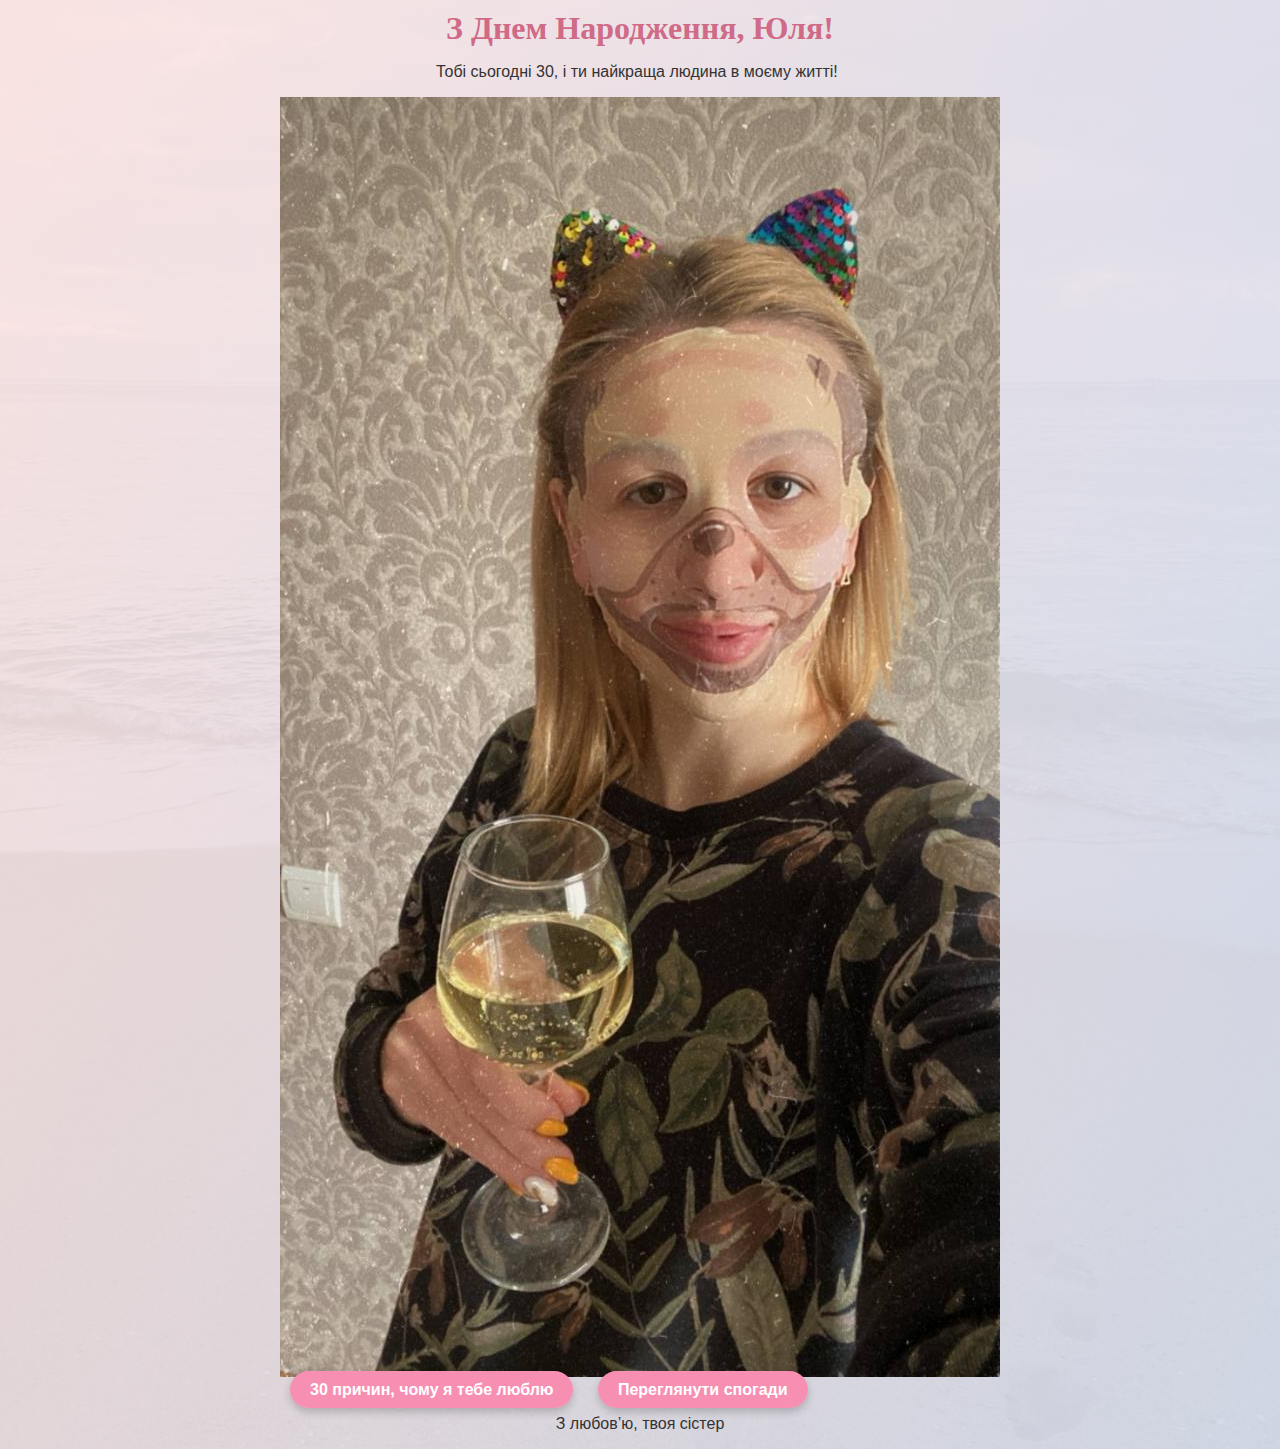
<file: index.html>
<!DOCTYPE html>
<html lang="en">
<head>
  <meta charset="UTF-8">
  <meta name="viewport" content="width=device-width, initial-scale=1.0">
  <title>Вітаю з Днем Народження❤️ </title>
  <link rel="stylesheet" href="css/style.css">
</head>
<body>
  <header>
    <h1>З Днем Народження, Юля!</h1>
    <p>Тобі сьогодні 30, і ти найкраща людина в моєму житті!</p>
  </header>

  <main>
    <section>
      <img src="photos/444444.jpg" alt="Наше спільне фото" class="background-photo">
    </section>
    <section>
      <a href="pages/reasons.html" class="button">30 причин, чому я тебе люблю</a>
      <a href="pages/gallery.html" class="button">Переглянути спогади</a>
    </section>
  </main>

  <footer>
    <p>З любов’ю, твоя сістер</p>
  </footer>
</body>
</html>
</file>
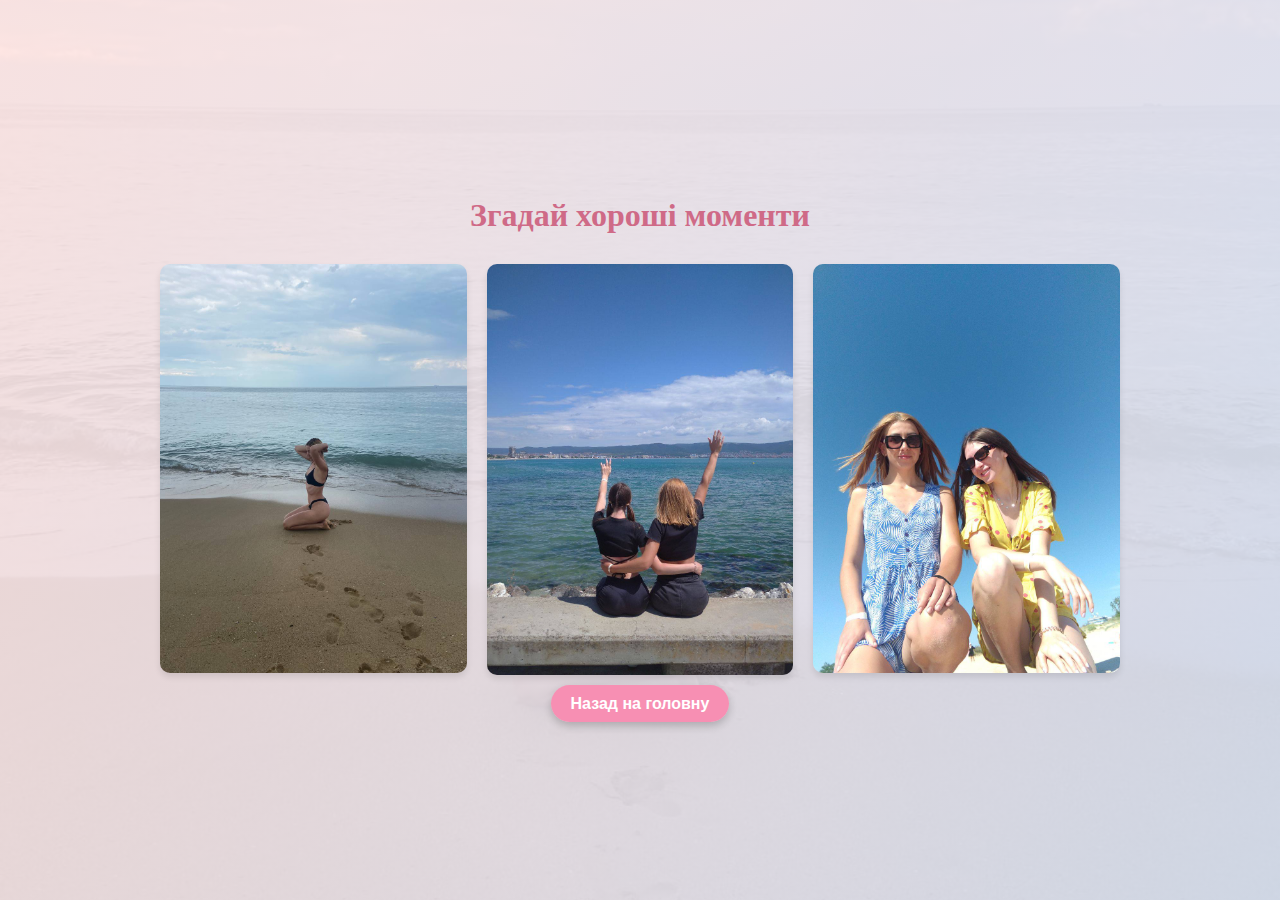
<file: pages/gallery.html>
<!DOCTYPE html>
<html lang="uk">
<head>
  <meta charset="UTF-8">
  <meta name="viewport" content="width=device-width, initial-scale=1.0">
  <title>Галерея</title>
  <link rel="stylesheet" href="../css/style.css">
</head>
<body>
  <header>
    <h1>Згадай хороші моменти</h1>
  </header>

  <main>
    <div class="gallery">
      <img src="../photos/1111.jpg"alt= "фото 1">
      <img src="../photos/222222.jpg" alt="Фото 2">
      <img src="../photos/55555.jpg" alt="Фото 3">
    </div>
  </main>

  <footer>
    <a href="../index.html" class="button">Назад на головну</a>
  </footer>
</body>
</html>
</file>
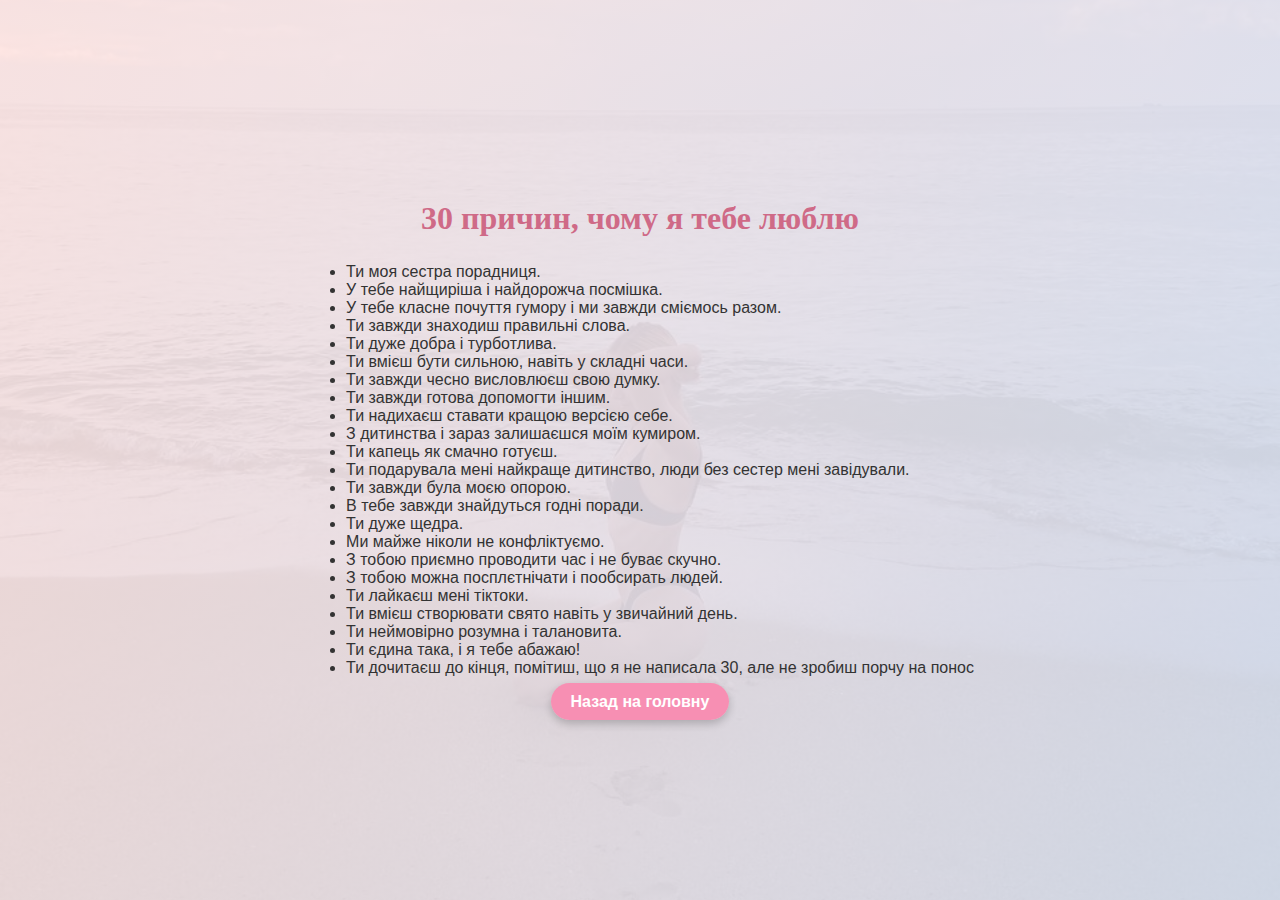
<file: pages/reasons.html>
<!DOCTYPE html>
<html lang="uk">
<head>
  <meta charset="UTF-8">
  <meta name="viewport" content="width=device-width, initial-scale=1.0">
  <title>30 причин, чому я тебе люблю</title>
  <link rel="stylesheet" href="../css/style.css">
</head>
<body>
  <header>
    <h1>30 причин, чому я тебе люблю</h1>
  </header>

  <main>
    <ul class="reasons">
      <li>Ти моя сестра порадниця.</li>
      <li>У тебе найщиріша і найдорожча посмішка.</li>
      <li>У тебе класне почуття гумору і ми завжди сміємось разом.</li>
      <li>Ти завжди знаходиш правильні слова.</li>
      <li>Ти дуже добра і турботлива.</li>
      <li>Ти вмієш бути сильною, навіть у складні часи.</li>
      <li>Ти завжди чесно висловлюєш свою думку.</li>
      <li>Ти завжди готова допомогти іншим.</li>
      <li>Ти надихаєш ставати кращою версією себе.</li>
      <li>З дитинства і зараз залишаєшся моїм кумиром.</li>
      <li>Ти капець як смачно готуєш.</li>
      <li>Ти подарувала мені найкраще дитинство, люди без сестер мені завідували.</li>
      <li>Ти завжди була моєю опорою.</li>
      <li>В тебе завжди знайдуться годні поради.</li>
      <li>Ти дуже щедра.</li>
      <li>Ми майже ніколи не конфліктуємо.</li>
      <li>З тобою приємно проводити час і не буває скучно.</li>
      <li>З тобою можна посплєтнічати і пообсирать людей.</li>
      <li>Ти лайкаєш мені тіктоки.</li>
      <li>Ти вмієш створювати свято навіть у звичайний день.</li>
      <li>Ти неймовірно розумна і талановита.</li>
      <li>Ти єдина така, і я тебе абажаю!</li>
      <li>Ти дочитаєш до кінця, помітиш, що я не написала 30, але не зробиш порчу на понос</li>




  
    </ul>
  </main>

  <footer>
    <a href="../index.html" class="button">Назад на головну</a>
  </footer>
</body>
</html>
</file>
<file: css/style.css>
/* Основний стиль для сторінки */
body {
    margin: 0;
    font-family: 'Arial', sans-serif;
    background: linear-gradient(120deg, rgba(255, 228, 225, 0.9), rgba(217, 226, 243, 0.9)), 
        url('../photos/1111.jpg') no-repeat center/cover;
    color: #333;
    display: flex;
    flex-direction: column;
    align-items: center;
    justify-content: center;
    min-height: 100vh;
    animation: fadeIn 1s ease-in-out;
}

/* Заголовки */
h1, h2 {
    font-family: 'Georgia', serif;
    color: #cf6a87;
    text-align: center;
    margin: 10px;
}

a  {
    text-decoration: none;
    padding: 10px 20px;
    margin: 10px;
    color: white;
    background: #f78fb3;
    border-radius: 20px;
    font-weight: bold;
    transition: 0.3s ease;
    box-shadow: 0px 4px 8px rgba(0, 0, 0, 0.2);
}

a:hover {
    background: #cf6a87;
    box-shadow: 0px 6px 12px rgba(0, 0, 0, 0.4);
    transform: scale(1.05);
}

.reasons-container {
    display: flex;
    flex-wrap: wrap;
    gap: 20px;
    justify-content: center;
    padding: 20px;
}

.reason-card {
    background: white;
    border-radius: 15px;
    box-shadow: 0px 4px 6px rgba(0, 0, 0, 0.1);
    padding: 20px;
    width: 200px;
    text-align: center;
    font-weight: bold;
    color: #555;
    transition: 0.3s ease;
}

.reason-card:hover {
    transform: translateY(-10px);
    box-shadow: 0px 8px 12px rgba(0, 0, 0, 0.2);
}

.gallery {
    display: grid;
    grid-template-columns: repeat(auto-fit, minmax(200px, 1fr));
    gap: 20px;
    padding: 20px;
}

.gallery img {
    width: 100%;
    height: auto;
    border-radius: 10px;
    box-shadow: 0px 4px 6px rgba(0, 0, 0, 0.1);
    transition: 0.3s ease;
}

.gallery img:hover {
    transform: scale(1.05);
    box-shadow: 0px 6px 12px rgba(0, 0, 0, 0.2);
}

@keyframes fadeIn {
    from {
        opacity: 0;
        transform: translateY(20px);
    }
    to {
        opacity: 1;
        transform: translateY(0);
    }
}
</file>
